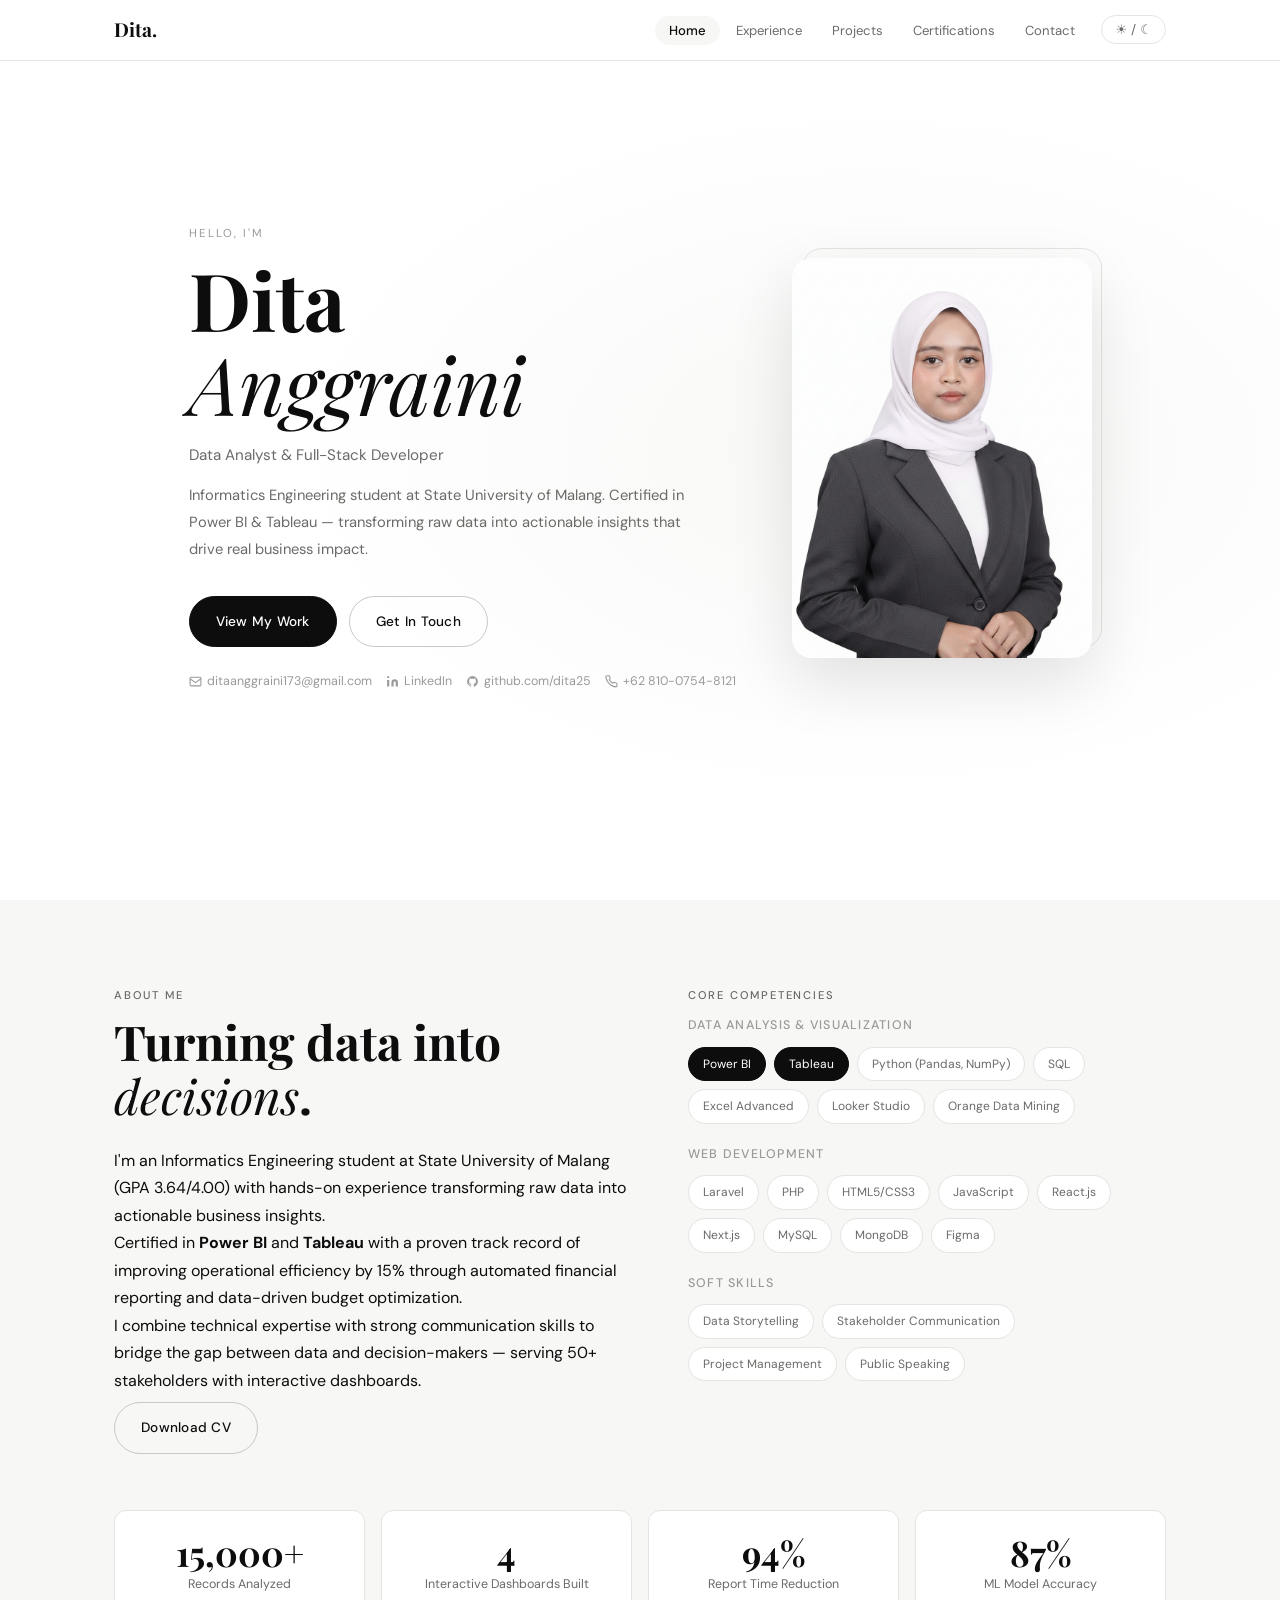
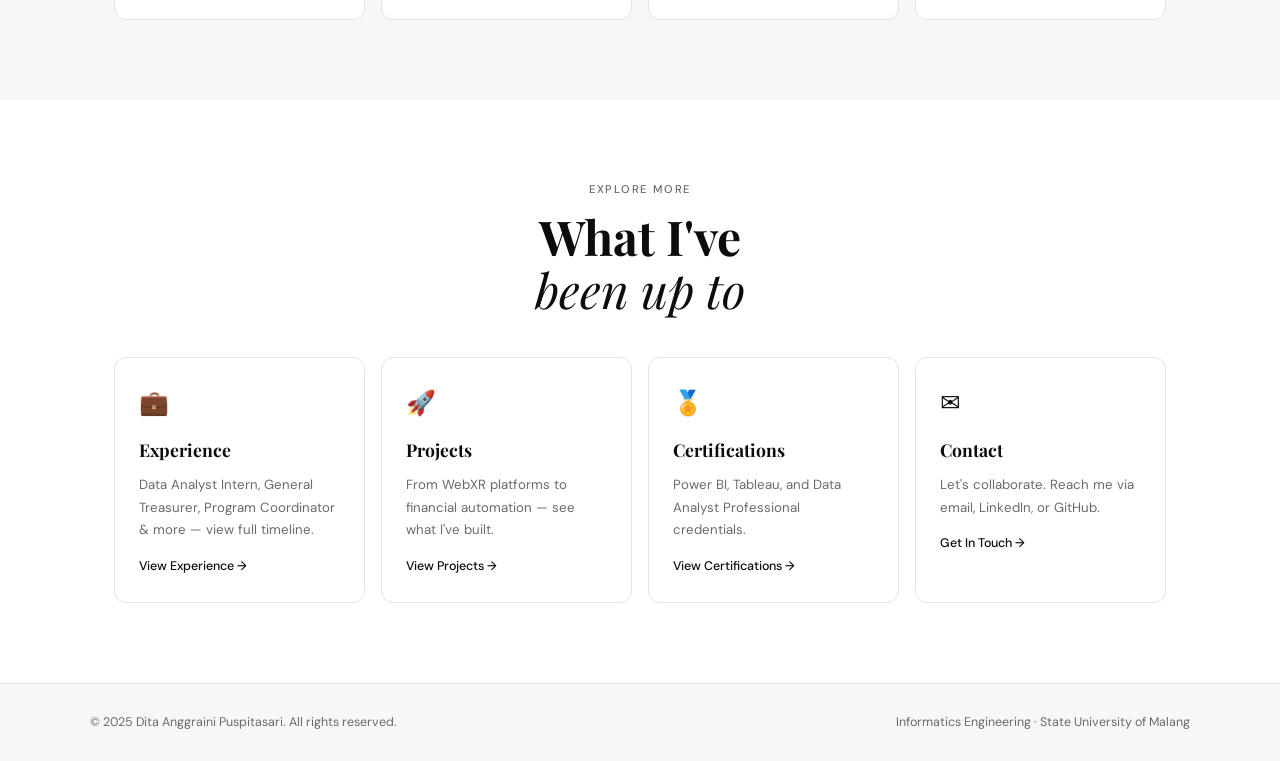
<file: index.html>
<!DOCTYPE html>
<html lang="en">
<head>
  <meta charset="UTF-8"/>
  <meta name="viewport" content="width=device-width,initial-scale=1.0"/>
  <meta name="description" content="Dita Anggraini Puspitasari — Data Analyst & Full-Stack Developer portfolio"/>
  <title>Dita Anggraini | Portfolio</title>
  <link rel="preconnect" href="https://fonts.googleapis.com"/>
  <link rel="preconnect" href="https://fonts.gstatic.com" crossorigin/>
  <link href="https://fonts.googleapis.com/css2?family=Playfair+Display:ital,wght@0,700;1,400&family=DM+Sans:wght@300;400;500&display=swap" rel="stylesheet"/>
  <link rel="stylesheet" href="style.css"/>
</head>
<body>

<!-- ── NAVBAR ─────────────────────────────────────────────── -->
<nav id="navbar">
  <div class="nav-inner">
    <a href="index.html" class="nav-logo">Dita.</a>
    <ul class="nav-pages">
      <li><a href="index.html" data-page="home">Home</a></li>
      <li><a href="experience.html" data-page="experience">Experience</a></li>
      <li><a href="projects.html" data-page="projects">Projects</a></li>
      <li><a href="certifications.html" data-page="certifications">Certifications</a></li>
      <li><a href="contact.html" data-page="contact">Contact</a></li>
    </ul>
    <button id="theme-tog" aria-label="Toggle dark mode">☀ / ☾</button>
    <button id="ham" aria-label="Menu" aria-expanded="false">
      <span></span><span></span><span></span>
    </button>
  </div>
</nav>

<!-- ── MOBILE DRAWER ──────────────────────────────────────── -->
<div class="mob-drawer" id="mob-drawer">
  <ul>
    <li><a href="index.html" data-page="home">Home</a></li>
    <li><a href="experience.html" data-page="experience">Experience</a></li>
    <li><a href="projects.html" data-page="projects">Projects</a></li>
    <li><a href="certifications.html" data-page="certifications">Certifications</a></li>
    <li><a href="contact.html" data-page="contact">Contact</a></li>
  </ul>
</div>

<!-- ── PAGE CONTENT ──────────────────────────────────────── -->
<div class="page-wrap">

  <!-- HERO -->
  <section id="hero">
    <div class="wrap">
      <div class="hero-inner">
        <div class="hero-text">
          <p class="hero-eyebrow">Hello, I'm</p>
          <h1 class="hero-name">Dita<br><em>Anggraini</em></h1>
          <p class="hero-role">Data Analyst &amp; Full-Stack Developer</p>
          <p class="hero-tagline">
            Informatics Engineering student at State University of Malang. Certified in Power BI &amp; Tableau —
            transforming raw data into actionable insights that drive real business impact.
          </p>
          <div class="hero-cta">
            <a href="projects.html" class="btn btn-p">View My Work</a>
            <a href="contact.html" class="btn btn-o">Get In Touch</a>
          </div>
          <div class="hero-contacts">
            <!-- ✏️ Update your email / LinkedIn / GitHub -->
            <a href="mailto:ditaanggraini173@gmail.com">
              <svg viewBox="0 0 24 24" fill="none" stroke="currentColor" stroke-width="2" width="13" height="13"><rect x="2" y="4" width="20" height="16" rx="2"/><path d="m2 7 10 7 10-7"/></svg>
              ditaanggraini173@gmail.com
            </a>
            <a href="https://linkedin.com/in/dita-anggraini-5b5807343" target="_blank" rel="noopener">
              <svg viewBox="0 0 24 24" fill="currentColor" width="13" height="13"><path d="M16 8a6 6 0 0 1 6 6v7h-4v-7a2 2 0 0 0-2-2 2 2 0 0 0-2 2v7h-4v-7a6 6 0 0 1 6-6zM2 9h4v12H2z"/><circle cx="4" cy="4" r="2"/></svg>
              LinkedIn
            </a>
            <a href="https://github.com/dita25" target="_blank" rel="noopener">
              <svg viewBox="0 0 24 24" fill="currentColor" width="13" height="13"><path d="M12 2A10 10 0 0 0 2 12c0 4.42 2.87 8.17 6.84 9.5.5.08.66-.23.66-.5v-1.69c-2.77.6-3.36-1.34-3.36-1.34-.46-1.16-1.11-1.47-1.11-1.47-.91-.62.07-.6.07-.6 1 .07 1.53 1.03 1.53 1.03.87 1.52 2.34 1.07 2.91.83.09-.65.35-1.09.63-1.34-2.22-.25-4.55-1.11-4.55-4.92 0-1.11.38-2 1.03-2.71-.1-.25-.45-1.29.1-2.64 0 0 .84-.27 2.75 1.02.79-.22 1.65-.33 2.5-.33.85 0 1.71.11 2.5.33 1.91-1.29 2.75-1.02 2.75-1.02.55 1.35.2 2.39.1 2.64.65.71 1.03 1.6 1.03 2.71 0 3.82-2.34 4.66-4.57 4.91.36.31.69.92.69 1.85V21c0 .27.16.59.67.5C19.14 20.16 22 16.42 22 12A10 10 0 0 0 12 2z"/></svg>
              github.com/dita25
            </a>
            <a href="tel:+6281007548121">
              <svg viewBox="0 0 24 24" fill="none" stroke="currentColor" stroke-width="2" width="13" height="13"><path d="M22 16.92v3a2 2 0 0 1-2.18 2 19.79 19.79 0 0 1-8.63-3.07A19.5 19.5 0 0 1 4.69 12 19.79 19.79 0 0 1 1.61 3.5 2 2 0 0 1 3.6 1.32h3a2 2 0 0 1 2 1.72 12.84 12.84 0 0 0 .7 2.81 2 2 0 0 1-.45 2.11L7.91 8.85a16 16 0 0 0 6.29 6.29l.95-.95a2 2 0 0 1 2.11-.45 12.84 12.84 0 0 0 2.81.7A2 2 0 0 1 22 16.92z"/></svg>
              +62 810-0754-8121
            </a>
          </div>
        </div>
        <div class="hero-photo-wrap">
          <div class="hero-photo-frame">
            <!-- ✏️ Your photo is in assets/profile.png -->
            <img src="assets/profile.png" alt="Dita Anggraini Puspitasari" class="hero-photo"
                 onerror="this.parentElement.style.background='var(--bg2)'"/>
          </div>
          <div class="hero-photo-accent"></div>
        </div>
      </div>
    </div>
  </section>

  <!-- ABOUT -->
  <section class="section section-alt">
    <div class="wrap">
      <div class="about-grid">
        <div class="fu">
          <span class="tag">About Me</span>
          <h2 class="sh">Turning data into<br><em>decisions</em>.</h2>
          <p>I'm an Informatics Engineering student at State University of Malang (GPA 3.64/4.00) with hands-on experience transforming raw data into actionable business insights.</p>
          <p>Certified in <strong>Power BI</strong> and <strong>Tableau</strong> with a proven track record of improving operational efficiency by 15% through automated financial reporting and data-driven budget optimization.</p>
          <p>I combine technical expertise with strong communication skills to bridge the gap between data and decision-makers — serving 50+ stakeholders with interactive dashboards.</p>
          <!-- ✏️ Replace with your actual CV file path -->
          <a href="assets/cv-dita.pdf" class="btn btn-o" style="margin-top:8px" download>Download CV</a>
        </div>
        <div class="fu" style="transition-delay:.12s">
          <span class="tag">Core Competencies</span>
          <div style="margin-bottom:20px">
            <p style="font-size:.78rem;color:var(--faint);margin-bottom:10px;font-weight:500;text-transform:uppercase;letter-spacing:.1em">Data Analysis & Visualization</p>
            <div class="chips">
              <span class="chip hi">Power BI</span><span class="chip hi">Tableau</span>
              <span class="chip">Python (Pandas, NumPy)</span><span class="chip">SQL</span>
              <span class="chip">Excel Advanced</span><span class="chip">Looker Studio</span>
              <span class="chip">Orange Data Mining</span>
            </div>
          </div>
          <div style="margin-bottom:20px">
            <p style="font-size:.78rem;color:var(--faint);margin-bottom:10px;font-weight:500;text-transform:uppercase;letter-spacing:.1em">Web Development</p>
            <div class="chips">
              <span class="chip">Laravel</span><span class="chip">PHP</span>
              <span class="chip">HTML5/CSS3</span><span class="chip">JavaScript</span>
              <span class="chip">React.js</span><span class="chip">Next.js</span>
              <span class="chip">MySQL</span><span class="chip">MongoDB</span>
              <span class="chip">Figma</span>
            </div>
          </div>
          <div>
            <p style="font-size:.78rem;color:var(--faint);margin-bottom:10px;font-weight:500;text-transform:uppercase;letter-spacing:.1em">Soft Skills</p>
            <div class="chips">
              <span class="chip">Data Storytelling</span><span class="chip">Stakeholder Communication</span>
              <span class="chip">Project Management</span><span class="chip">Public Speaking</span>
            </div>
          </div>
        </div>
      </div>

      <!-- Stats row -->
      <div style="display:grid;grid-template-columns:repeat(auto-fit,minmax(160px,1fr));gap:16px;margin-top:56px">
        <div class="card fu" style="text-align:center;transition-delay:.0s">
          <p style="font-family:var(--display);font-size:2.2rem;font-weight:700;line-height:1">15,000+</p>
          <p style="font-size:.78rem;color:var(--muted);margin-top:4px">Records Analyzed</p>
        </div>
        <div class="card fu" style="text-align:center;transition-delay:.08s">
          <p style="font-family:var(--display);font-size:2.2rem;font-weight:700;line-height:1">4</p>
          <p style="font-size:.78rem;color:var(--muted);margin-top:4px">Interactive Dashboards Built</p>
        </div>
        <div class="card fu" style="text-align:center;transition-delay:.16s">
          <p style="font-family:var(--display);font-size:2.2rem;font-weight:700;line-height:1">94%</p>
          <p style="font-size:.78rem;color:var(--muted);margin-top:4px">Report Time Reduction</p>
        </div>
        <div class="card fu" style="text-align:center;transition-delay:.24s">
          <p style="font-family:var(--display);font-size:2.2rem;font-weight:700;line-height:1">87%</p>
          <p style="font-size:.78rem;color:var(--muted);margin-top:4px">ML Model Accuracy</p>
        </div>
      </div>
    </div>
  </section>

  <!-- QUICK LINKS -->
  <section class="section">
    <div class="wrap">
      <span class="tag center">Explore More</span>
      <h2 class="sh center">What I've<br><em>been up to</em></h2>
      <div style="display:grid;grid-template-columns:repeat(auto-fit,minmax(220px,1fr));gap:16px;margin-top:40px">
        <a href="experience.html" class="card fu" style="transition-delay:.0s;display:block">
          <div style="font-size:1.5rem;margin-bottom:12px">💼</div>
          <h3 style="font-family:var(--display);font-size:1.1rem;font-weight:700;margin-bottom:8px">Experience</h3>
          <p style="font-size:.83rem;color:var(--muted)">Data Analyst Intern, General Treasurer, Program Coordinator & more — view full timeline.</p>
          <p style="margin-top:14px;font-size:.78rem;font-weight:500">View Experience →</p>
        </a>
        <a href="projects.html" class="card fu" style="transition-delay:.08s;display:block">
          <div style="font-size:1.5rem;margin-bottom:12px">🚀</div>
          <h3 style="font-family:var(--display);font-size:1.1rem;font-weight:700;margin-bottom:8px">Projects</h3>
          <p style="font-size:.83rem;color:var(--muted)">From WebXR platforms to financial automation — see what I've built.</p>
          <p style="margin-top:14px;font-size:.78rem;font-weight:500">View Projects →</p>
        </a>
        <a href="certifications.html" class="card fu" style="transition-delay:.16s;display:block">
          <div style="font-size:1.5rem;margin-bottom:12px">🏅</div>
          <h3 style="font-family:var(--display);font-size:1.1rem;font-weight:700;margin-bottom:8px">Certifications</h3>
          <p style="font-size:.83rem;color:var(--muted)">Power BI, Tableau, and Data Analyst Professional credentials.</p>
          <p style="margin-top:14px;font-size:.78rem;font-weight:500">View Certifications →</p>
        </a>
        <a href="contact.html" class="card fu" style="transition-delay:.24s;display:block">
          <div style="font-size:1.5rem;margin-bottom:12px">✉️</div>
          <h3 style="font-family:var(--display);font-size:1.1rem;font-weight:700;margin-bottom:8px">Contact</h3>
          <p style="font-size:.83rem;color:var(--muted)">Let's collaborate. Reach me via email, LinkedIn, or GitHub.</p>
          <p style="margin-top:14px;font-size:.78rem;font-weight:500">Get In Touch →</p>
        </a>
      </div>
    </div>
  </section>

</div><!-- /page-wrap -->

<!-- FOOTER -->
<footer>
  <div class="footer-inner">
    <p>© 2025 Dita Anggraini Puspitasari. All rights reserved.</p>
    <p>Informatics Engineering · State University of Malang</p>
  </div>
</footer>

<div id="toast"></div>

<div id="admin-bar" onclick="promptAdminLogin()" title="Klik untuk keluar admin mode">
  <div class="admin-dot"></div>
  Admin Mode Aktif — Klik untuk keluar
</div>

<script src="shared.js"></script>
<script>
  document.addEventListener('DOMContentLoaded', () => {
    initNav('home');
    initFadeUp();
  });
</script>
</body>
</html>
</file>
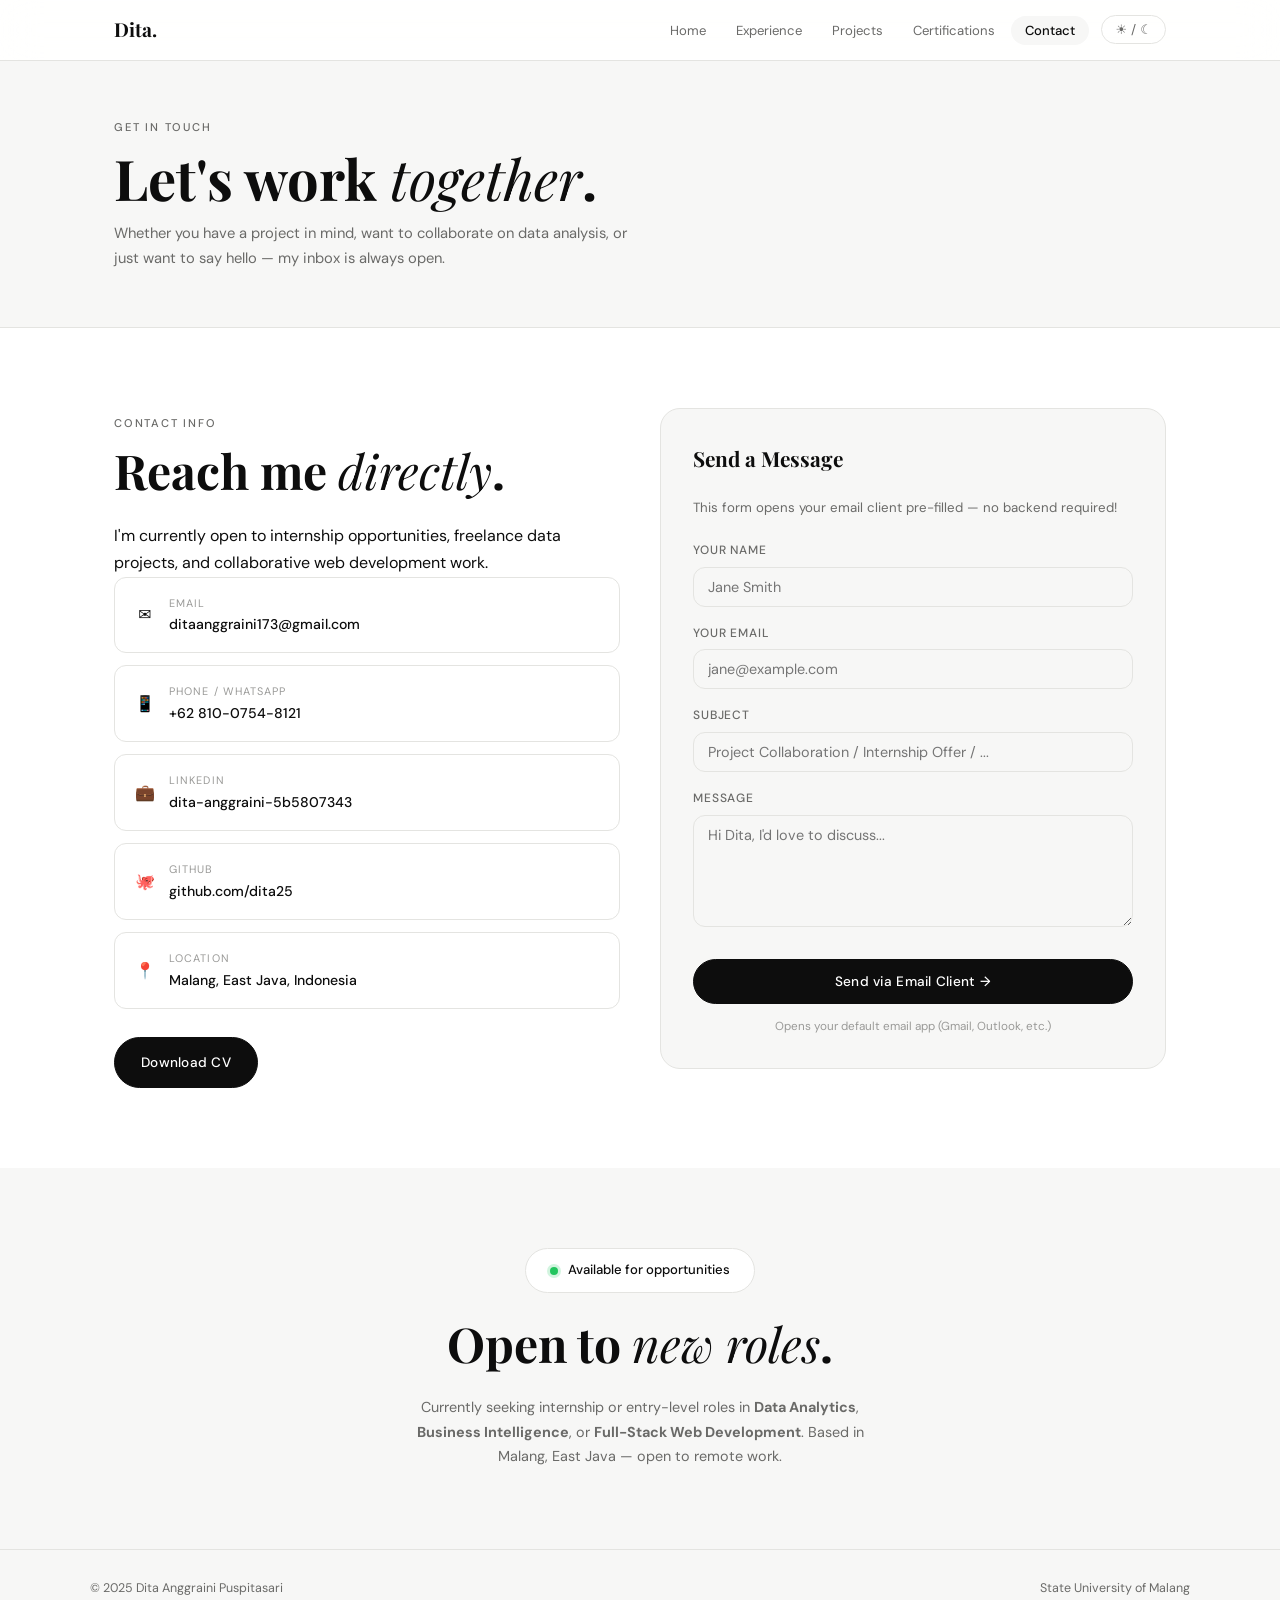
<file: contact.html>
<!DOCTYPE html>
<html lang="en">
<head>
  <meta charset="UTF-8"/>
  <meta name="viewport" content="width=device-width,initial-scale=1.0"/>
  <title>Contact — Dita Anggraini</title>
  <link rel="preconnect" href="https://fonts.googleapis.com"/>
  <link rel="preconnect" href="https://fonts.gstatic.com" crossorigin/>
  <link href="https://fonts.googleapis.com/css2?family=Playfair+Display:ital,wght@0,700;1,400&family=DM+Sans:wght@300;400;500&display=swap" rel="stylesheet"/>
  <link rel="stylesheet" href="../style.css"/>
</head>
<body>

<nav id="navbar">
  <div class="nav-inner">
    <a href="../index.html" class="nav-logo">Dita.</a>
    <ul class="nav-pages">
      <li><a href="../index.html" data-page="home">Home</a></li>
      <li><a href="experience.html" data-page="experience">Experience</a></li>
      <li><a href="projects.html" data-page="projects">Projects</a></li>
      <li><a href="certifications.html" data-page="certifications">Certifications</a></li>
      <li><a href="contact.html" data-page="contact">Contact</a></li>
    </ul>
    <button id="theme-tog" aria-label="Toggle dark mode">☀ / ☾</button>
    <button id="ham" aria-label="Menu" aria-expanded="false"><span></span><span></span><span></span></button>
  </div>
</nav>
<div class="mob-drawer" id="mob-drawer">
  <ul>
    <li><a href="../index.html" data-page="home">Home</a></li>
    <li><a href="experience.html" data-page="experience">Experience</a></li>
    <li><a href="projects.html" data-page="projects">Projects</a></li>
    <li><a href="certifications.html" data-page="certifications">Certifications</a></li>
    <li><a href="contact.html" data-page="contact">Contact</a></li>
  </ul>
</div>

<div class="page-wrap">

  <div class="page-hero">
    <div class="wrap">
      <span class="tag">Get In Touch</span>
      <h1>Let's work <em>together</em>.</h1>
      <p>Whether you have a project in mind, want to collaborate on data analysis, or just want to say hello — my inbox is always open.</p>
    </div>
  </div>

  <section class="section">
    <div class="wrap">
      <div class="contact-grid">

        <!-- Contact info -->
        <div class="fu">
          <span class="tag">Contact Info</span>
          <h2 class="sh">Reach me <em>directly</em>.</h2>
          <p class="contact-info">I'm currently open to internship opportunities, freelance data projects, and collaborative web development work.</p>

          <div class="contact-items">
            <!-- ✏️ Update all contact links below -->
            <a href="mailto:ditaanggraini173@gmail.com" class="contact-item">
              <span class="contact-icon">✉</span>
              <div>
                <p class="contact-label">Email</p>
                <p class="contact-val">ditaanggraini173@gmail.com</p>
              </div>
            </a>
            <a href="tel:+6281007548121" class="contact-item">
              <span class="contact-icon">📱</span>
              <div>
                <p class="contact-label">Phone / WhatsApp</p>
                <p class="contact-val">+62 810-0754-8121</p>
              </div>
            </a>
            <a href="https://linkedin.com/in/dita-anggraini-5b5807343" target="_blank" rel="noopener" class="contact-item">
              <span class="contact-icon">💼</span>
              <div>
                <p class="contact-label">LinkedIn</p>
                <p class="contact-val">dita-anggraini-5b5807343</p>
              </div>
            </a>
            <a href="https://github.com/dita25" target="_blank" rel="noopener" class="contact-item">
              <span class="contact-icon">🐙</span>
              <div>
                <p class="contact-label">GitHub</p>
                <p class="contact-val">github.com/dita25</p>
              </div>
            </a>
            <div class="contact-item">
              <span class="contact-icon">📍</span>
              <div>
                <p class="contact-label">Location</p>
                <p class="contact-val">Malang, East Java, Indonesia</p>
              </div>
            </div>
          </div>

          <!-- Download CV -->
          <div style="margin-top:28px">
            <!-- ✏️ Replace with actual CV path -->
            <a href="../assets/cv-dita.pdf" class="btn btn-p" download>Download CV</a>
          </div>
        </div>

        <!-- Contact form (mailto-based, no backend needed) -->
        <div class="fu contact-form-card" style="transition-delay:.12s">
          <h3>Send a Message</h3>
          <p style="font-size:.83rem;color:var(--muted);margin-bottom:20px">
            This form opens your email client pre-filled — no backend required!
          </p>
          <div class="form-group">
            <label>Your Name</label>
            <input type="text" id="cf-name" placeholder="Jane Smith"/>
          </div>
          <div class="form-group">
            <label>Your Email</label>
            <input type="email" id="cf-email" placeholder="jane@example.com"/>
          </div>
          <div class="form-group">
            <label>Subject</label>
            <input type="text" id="cf-subject" placeholder="Project Collaboration / Internship Offer / ..."/>
          </div>
          <div class="form-group">
            <label>Message</label>
            <textarea id="cf-msg" rows="5" placeholder="Hi Dita, I'd love to discuss..."></textarea>
          </div>
          <button class="btn btn-p" style="width:100%;justify-content:center;margin-top:8px" onclick="sendEmail()">
            Send via Email Client →
          </button>
          <p style="font-size:.73rem;color:var(--faint);text-align:center;margin-top:12px">
            Opens your default email app (Gmail, Outlook, etc.)
          </p>
        </div>

      </div>
    </div>
  </section>

  <!-- Availability banner -->
  <section class="section section-alt">
    <div class="wrap" style="text-align:center">
      <div style="display:inline-flex;align-items:center;gap:10px;background:var(--bg);border:1px solid var(--bdr);border-radius:var(--pill);padding:10px 24px;margin-bottom:24px">
        <span style="width:8px;height:8px;background:#22c55e;border-radius:50%;display:inline-block;box-shadow:0 0 0 3px rgba(34,197,94,.2)"></span>
        <span style="font-size:.82rem;font-weight:500">Available for opportunities</span>
      </div>
      <h2 class="sh center">Open to <em>new roles</em>.</h2>
      <p style="color:var(--muted);max-width:50ch;margin:0 auto;font-size:.9rem">
        Currently seeking internship or entry-level roles in <strong>Data Analytics</strong>, <strong>Business Intelligence</strong>,
        or <strong>Full-Stack Web Development</strong>. Based in Malang, East Java — open to remote work.
      </p>
    </div>
  </section>

</div>

<footer>
  <div class="footer-inner">
    <p>© 2025 Dita Anggraini Puspitasari</p>
    <p>State University of Malang</p>
  </div>
</footer>

<div id="toast"></div>

<div id="admin-bar" onclick="promptAdminLogin()" title="Klik untuk keluar admin mode">
  <div class="admin-dot"></div>
  Admin Mode Aktif — Klik untuk keluar
</div>

<script src="../shared.js"></script>
<script>
function sendEmail() {
  const name    = document.getElementById('cf-name').value.trim();
  const email   = document.getElementById('cf-email').value.trim();
  const subject = document.getElementById('cf-subject').value.trim();
  const msg     = document.getElementById('cf-msg').value.trim();

  if (!msg) { showToast('⚠ Please write a message.'); return; }

  const to  = 'ditaanggraini173@gmail.com';
  const sub = encodeURIComponent(subject || 'Portfolio Enquiry');
  const body = encodeURIComponent(
    `Hi Dita,\n\n${msg}\n\n---\nFrom: ${name || 'Visitor'}${email ? '\nEmail: ' + email : ''}`
  );
  window.location.href = `mailto:${to}?subject=${sub}&body=${body}`;
  showToast('Opening your email client...');
}

document.addEventListener('DOMContentLoaded', () => {
  initNav('contact');
  initFadeUp();
});
</script>
</body>
</html>
</file>
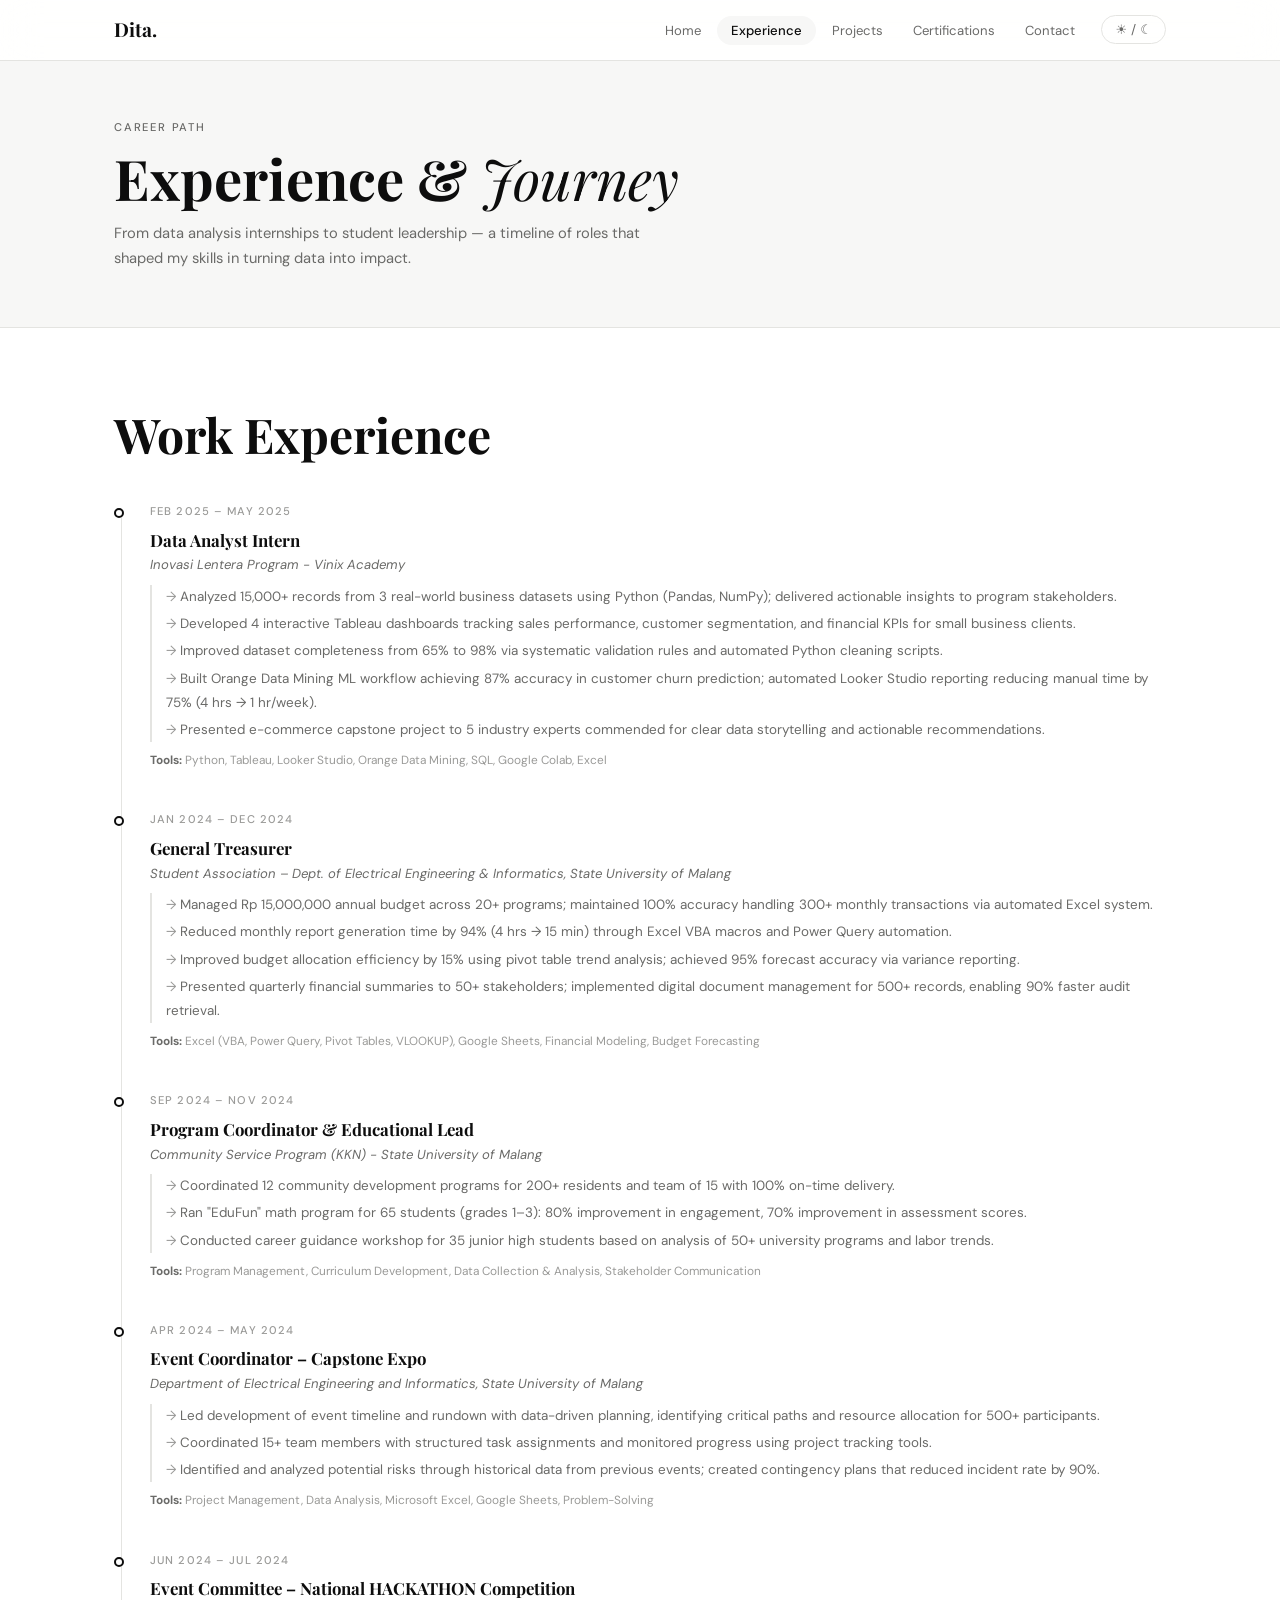
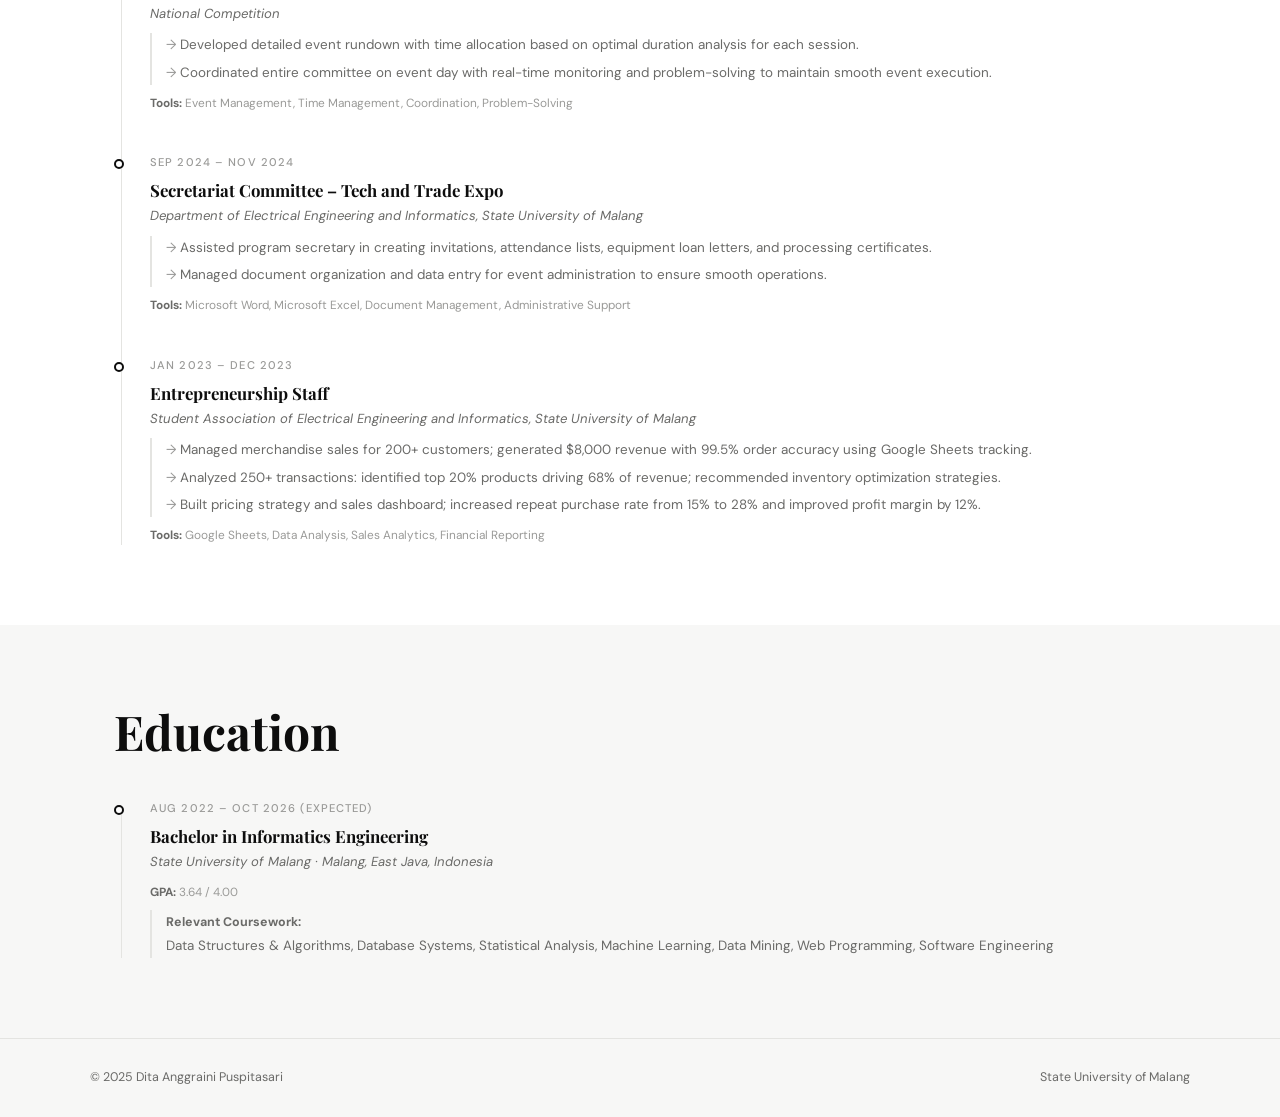
<file: experience.html>
<!DOCTYPE html>
<html lang="en">
<head>
  <meta charset="UTF-8"/>
  <meta name="viewport" content="width=device-width,initial-scale=1.0"/>
  <title>Experience — Dita Anggraini</title>
  <link rel="preconnect" href="https://fonts.googleapis.com"/>
  <link rel="preconnect" href="https://fonts.gstatic.com" crossorigin/>
  <link href="https://fonts.googleapis.com/css2?family=Playfair+Display:ital,wght@0,700;1,400&family=DM+Sans:wght@300;400;500&display=swap" rel="stylesheet"/>
  <link rel="stylesheet" href="../style.css"/>
</head>
<body>

<nav id="navbar">
  <div class="nav-inner">
    <a href="../index.html" class="nav-logo">Dita.</a>
    <ul class="nav-pages">
      <li><a href="../index.html" data-page="home">Home</a></li>
      <li><a href="experience.html" data-page="experience">Experience</a></li>
      <li><a href="projects.html" data-page="projects">Projects</a></li>
      <li><a href="certifications.html" data-page="certifications">Certifications</a></li>
      <li><a href="contact.html" data-page="contact">Contact</a></li>
    </ul>
    <button id="theme-tog" aria-label="Toggle dark mode">☀ / ☾</button>
    <button id="ham" aria-label="Menu" aria-expanded="false"><span></span><span></span><span></span></button>
  </div>
</nav>
<div class="mob-drawer" id="mob-drawer">
  <ul>
    <li><a href="../index.html" data-page="home">Home</a></li>
    <li><a href="experience.html" data-page="experience">Experience</a></li>
    <li><a href="projects.html" data-page="projects">Projects</a></li>
    <li><a href="certifications.html" data-page="certifications">Certifications</a></li>
    <li><a href="contact.html" data-page="contact">Contact</a></li>
  </ul>
</div>

<div class="page-wrap">

  <div class="page-hero">
    <div class="wrap">
      <span class="tag">Career Path</span>
      <h1>Experience &amp; <em>Journey</em></h1>
      <p>From data analysis internships to student leadership — a timeline of roles that shaped my skills in turning data into impact.</p>
    </div>
  </div>

  <section class="section">
    <div class="wrap">
      <div class="section-ctrl">
        <div>
          <h2 class="sh" style="margin-bottom:0">Work Experience</h2>
        </div>
        <!-- ── ADD BUTTON (admin only) ──────────────────────── -->
        <button class="btn btn-p btn-sm admin-only" data-saved-display="inline-flex" onclick="openModal('modal-exp')">+ Add Experience</button>
      </div>
      <div class="timeline" id="exp-list">
        <!-- Rendered by JS -->
      </div>
    </div>
  </section>

  <section class="section section-alt">
    <div class="wrap">
      <div class="section-ctrl">
        <h2 class="sh" style="margin-bottom:0">Education</h2>
        <button class="btn btn-p btn-sm admin-only" data-saved-display="inline-flex" onclick="openModal('modal-edu')">+ Add Education</button>
      </div>
      <div class="timeline" id="edu-list"></div>
    </div>
  </section>

</div>

<footer>
  <div class="footer-inner">
    <p>© 2025 Dita Anggraini Puspitasari</p>
    <p>State University of Malang</p>
  </div>
</footer>

<!-- ── ADD / EDIT EXPERIENCE MODAL ──────────────────────────── -->
<div class="modal-backdrop admin-only" id="modal-exp">
  <div class="modal" role="dialog" aria-modal="true" aria-labelledby="modal-exp-title">
    <div class="modal-header">
      <h3 class="modal-title" id="modal-exp-title">Add Experience</h3>
      <button class="modal-close" onclick="closeModal('modal-exp')" aria-label="Close">✕</button>
    </div>
    <input type="hidden" id="exp-edit-id"/>
    <div class="form-group">
      <label>Job Title *</label>
      <input type="text" id="exp-title" placeholder="e.g. Data Analyst Intern"/>
    </div>
    <div class="form-group">
      <label>Organisation / Company *</label>
      <input type="text" id="exp-org" placeholder="e.g. Vinix Academy"/>
    </div>
    <div class="form-row">
      <div class="form-group">
        <label>Start Date</label>
        <input type="text" id="exp-start" placeholder="e.g. Feb 2025"/>
      </div>
      <div class="form-group">
        <label>End Date</label>
        <input type="text" id="exp-end" placeholder="e.g. May 2025 or Present"/>
      </div>
    </div>
    <div class="form-group">
      <label>Bullet Points (one per line)</label>
      <textarea id="exp-bullets" rows="5" placeholder="Analyzed 15,000+ records using Python&#10;Built 4 Tableau dashboards&#10;..."></textarea>
    </div>
    <div class="form-group">
      <label>Tools Used</label>
      <input type="text" id="exp-tools" placeholder="Python, Tableau, SQL, Excel"/>
    </div>
    <div class="modal-footer">
      <button class="btn btn-o btn-sm" onclick="closeModal('modal-exp')">Cancel</button>
      <button class="btn btn-p btn-sm" onclick="saveExp()">Save</button>
    </div>
  </div>
</div>

<!-- ── ADD / EDIT EDUCATION MODAL ───────────────────────────── -->
<div class="modal-backdrop admin-only" id="modal-edu">
  <div class="modal" role="dialog" aria-modal="true" aria-labelledby="modal-edu-title">
    <div class="modal-header">
      <h3 class="modal-title" id="modal-edu-title">Add Education</h3>
      <button class="modal-close" onclick="closeModal('modal-edu')" aria-label="Close">✕</button>
    </div>
    <input type="hidden" id="edu-edit-id"/>
    <div class="form-group">
      <label>Degree / Programme *</label>
      <input type="text" id="edu-degree" placeholder="e.g. Bachelor in Informatics Engineering"/>
    </div>
    <div class="form-group">
      <label>Institution *</label>
      <input type="text" id="edu-inst" placeholder="e.g. State University of Malang"/>
    </div>
    <div class="form-row">
      <div class="form-group">
        <label>Start Year</label>
        <input type="text" id="edu-start" placeholder="2022"/>
      </div>
      <div class="form-group">
        <label>End Year</label>
        <input type="text" id="edu-end" placeholder="2026 (Expected)"/>
      </div>
    </div>
    <div class="form-row">
      <div class="form-group">
        <label>GPA</label>
        <input type="text" id="edu-gpa" placeholder="3.64 / 4.00"/>
      </div>
      <div class="form-group">
        <label>Location</label>
        <input type="text" id="edu-loc" placeholder="Malang, East Java"/>
      </div>
    </div>
    <div class="form-group">
      <label>Relevant Coursework (comma-separated)</label>
      <input type="text" id="edu-courses" placeholder="Data Structures, Machine Learning, Database Systems"/>
    </div>
    <div class="modal-footer">
      <button class="btn btn-o btn-sm" onclick="closeModal('modal-edu')">Cancel</button>
      <button class="btn btn-p btn-sm" onclick="saveEdu()">Save</button>
    </div>
  </div>
</div>

<div id="toast"></div>

<!-- Admin mode indicator bar (hanya muncul saat admin login) -->
<div id="admin-bar" onclick="promptAdminLogin()" title="Klik untuk keluar admin mode">
  <div class="admin-dot"></div>
  Admin Mode Aktif — Klik untuk keluar
</div>

<script src="../shared.js"></script>
<script>
/* ── DEFAULT DATA (from CV) ─────────────────────────────────── */
const DEFAULT_EXP = [
  {
    id:'e1', title:'Data Analyst Intern',
    org:'Inovasi Lentera Program - Vinix Academy',
    start:'Feb 2025', end:'May 2025',
    bullets:[
      'Analyzed 15,000+ records from 3 real-world business datasets using Python (Pandas, NumPy); delivered actionable insights to program stakeholders.',
      'Developed 4 interactive Tableau dashboards tracking sales performance, customer segmentation, and financial KPIs for small business clients.',
      'Improved dataset completeness from 65% to 98% via systematic validation rules and automated Python cleaning scripts.',
      'Built Orange Data Mining ML workflow achieving 87% accuracy in customer churn prediction; automated Looker Studio reporting reducing manual time by 75% (4 hrs → 1 hr/week).',
      'Presented e-commerce capstone project to 5 industry experts commended for clear data storytelling and actionable recommendations.'
    ],
    tools:'Python, Tableau, Looker Studio, Orange Data Mining, SQL, Google Colab, Excel'
  },
  {
    id:'e2', title:'General Treasurer',
    org:'Student Association – Dept. of Electrical Engineering & Informatics, State University of Malang',
    start:'Jan 2024', end:'Dec 2024',
    bullets:[
      'Managed Rp 15,000,000 annual budget across 20+ programs; maintained 100% accuracy handling 300+ monthly transactions via automated Excel system.',
      'Reduced monthly report generation time by 94% (4 hrs → 15 min) through Excel VBA macros and Power Query automation.',
      'Improved budget allocation efficiency by 15% using pivot table trend analysis; achieved 95% forecast accuracy via variance reporting.',
      'Presented quarterly financial summaries to 50+ stakeholders; implemented digital document management for 500+ records, enabling 90% faster audit retrieval.'
    ],
    tools:'Excel (VBA, Power Query, Pivot Tables, VLOOKUP), Google Sheets, Financial Modeling, Budget Forecasting'
  },
  {
    id:'e3', title:'Program Coordinator & Educational Lead',
    org:'Community Service Program (KKN) - State University of Malang',
    start:'Sep 2024', end:'Nov 2024',
    bullets:[
      'Coordinated 12 community development programs for 200+ residents and team of 15 with 100% on-time delivery.',
      'Ran "EduFun" math program for 65 students (grades 1–3): 80% improvement in engagement, 70% improvement in assessment scores.',
      'Conducted career guidance workshop for 35 junior high students based on analysis of 50+ university programs and labor trends.'
    ],
    tools:'Program Management, Curriculum Development, Data Collection & Analysis, Stakeholder Communication'
  },
  {
    id:'e4', title:'Event Coordinator – Capstone Expo',
    org:'Department of Electrical Engineering and Informatics, State University of Malang',
    start:'Apr 2024', end:'May 2024',
    bullets:[
      'Led development of event timeline and rundown with data-driven planning, identifying critical paths and resource allocation for 500+ participants.',
      'Coordinated 15+ team members with structured task assignments and monitored progress using project tracking tools.',
      'Identified and analyzed potential risks through historical data from previous events; created contingency plans that reduced incident rate by 90%.'
    ],
    tools:'Project Management, Data Analysis, Microsoft Excel, Google Sheets, Problem-Solving'
  },
  {
    id:'e5', title:'Event Committee – National HACKATHON Competition',
    org:'National Competition',
    start:'Jun 2024', end:'Jul 2024',
    bullets:[
      'Developed detailed event rundown with time allocation based on optimal duration analysis for each session.',
      'Coordinated entire committee on event day with real-time monitoring and problem-solving to maintain smooth event execution.'
    ],
    tools:'Event Management, Time Management, Coordination, Problem-Solving'
  },
  {
    id:'e6', title:'Secretariat Committee – Tech and Trade Expo',
    org:'Department of Electrical Engineering and Informatics, State University of Malang',
    start:'Sep 2024', end:'Nov 2024',
    bullets:[
      'Assisted program secretary in creating invitations, attendance lists, equipment loan letters, and processing certificates.',
      'Managed document organization and data entry for event administration to ensure smooth operations.'
    ],
    tools:'Microsoft Word, Microsoft Excel, Document Management, Administrative Support'
  },
  {
    id:'e7', title:'Entrepreneurship Staff',
    org:'Student Association of Electrical Engineering and Informatics, State University of Malang',
    start:'Jan 2023', end:'Dec 2023',
    bullets:[
      'Managed merchandise sales for 200+ customers; generated $8,000 revenue with 99.5% order accuracy using Google Sheets tracking.',
      'Analyzed 250+ transactions: identified top 20% products driving 68% of revenue; recommended inventory optimization strategies.',
      'Built pricing strategy and sales dashboard; increased repeat purchase rate from 15% to 28% and improved profit margin by 12%.'
    ],
    tools:'Google Sheets, Data Analysis, Sales Analytics, Financial Reporting'
  }
];

const DEFAULT_EDU = [
  {
    id:'d1', degree:'Bachelor in Informatics Engineering',
    inst:'State University of Malang',
    start:'Aug 2022', end:'Oct 2026 (Expected)',
    loc:'Malang, East Java, Indonesia',
    gpa:'3.64 / 4.00',
    courses:'Data Structures & Algorithms, Database Systems, Statistical Analysis, Machine Learning, Data Mining, Web Programming, Software Engineering'
  }
];

const EXP_KEY = 'dita-experience';
const EDU_KEY = 'dita-education';

function loadExp() {
  const raw = Store.get(EXP_KEY, null);
  return raw === null ? DEFAULT_EXP : raw;
}
function loadEdu() {
  const raw = Store.get(EDU_KEY, null);
  return raw === null ? DEFAULT_EDU : raw;
}

/* ── RENDER ─────────────────────────────────────────────────── */
function renderExp() {
  const list = document.getElementById('exp-list');
  const data = loadExp();
  if (!data.length) {
    list.innerHTML = `<div class="empty"><p>No experience added yet. Click "+ Add Experience" to get started.</p></div>`;
    return;
  }
  list.innerHTML = data.map(e => `
    <div class="tl-item fu" id="exp-${e.id}">
      <div class="tl-dot"></div>
      <p class="tl-date">${e.start}${e.end ? ' – ' + e.end : ''}</p>
      <h3 class="tl-title">${e.title}</h3>
      <p class="tl-org">${e.org}</p>
      <div class="tl-desc">
        <ul>${e.bullets.map(b => `<li>${b}</li>`).join('')}</ul>
      </div>
      ${e.tools ? `<p class="tl-tools"><strong>Tools:</strong> ${e.tools}</p>` : ''}
      <div class="item-actions admin-only" data-saved-display="flex">
        <button onclick="editExp('${e.id}')">✏ Edit</button>
        <button class="del-btn" onclick="deleteExp('${e.id}')">✕ Delete</button>
      </div>
    </div>
  `).join('');
  initFadeUp();
  applyAdminUI();
}

function renderEdu() {
  const list = document.getElementById('edu-list');
  const data = loadEdu();
  if (!data.length) {
    list.innerHTML = `<div class="empty"><p>No education added yet. Click "+ Add Education" to get started.</p></div>`;
    return;
  }
  list.innerHTML = data.map(e => `
    <div class="tl-item fu" id="edu-${e.id}">
      <div class="tl-dot"></div>
      <p class="tl-date">${e.start}${e.end ? ' – ' + e.end : ''}</p>
      <h3 class="tl-title">${e.degree}</h3>
      <p class="tl-org">${e.inst}${e.loc ? ' · ' + e.loc : ''}</p>
      ${e.gpa ? `<p class="tl-tools"><strong>GPA:</strong> ${e.gpa}</p>` : ''}
      ${e.courses ? `<div class="tl-desc" style="margin-top:8px"><strong style="font-size:.78rem;color:var(--muted)">Relevant Coursework:</strong><br>${e.courses}</div>` : ''}
      <div class="item-actions admin-only" data-saved-display="flex">
        <button onclick="editEdu('${e.id}')">✏ Edit</button>
        <button class="del-btn" onclick="deleteEdu('${e.id}')">✕ Delete</button>
      </div>
    </div>
  `).join('');
  initFadeUp();
  applyAdminUI();
}

/* ── SAVE / EDIT / DELETE — Experience ─────────────────────── */
function saveExp() {
  const title   = document.getElementById('exp-title').value.trim();
  const org     = document.getElementById('exp-org').value.trim();
  const start   = document.getElementById('exp-start').value.trim();
  const end     = document.getElementById('exp-end').value.trim();
  const bullets = document.getElementById('exp-bullets').value.trim().split('\n').filter(Boolean);
  const tools   = document.getElementById('exp-tools').value.trim();
  const editId  = document.getElementById('exp-edit-id').value;

  if (!title || !org) { showToast('⚠ Title and Organisation are required.'); return; }

  let data = loadExp();
  if (editId) {
    data = data.map(e => e.id === editId ? { ...e, title, org, start, end, bullets, tools } : e);
    showToast('✓ Experience updated!');
  } else {
    data.unshift({ id: genId(), title, org, start, end, bullets, tools });
    showToast('✓ Experience added!');
  }
  Store.set(EXP_KEY, data);
  closeModal('modal-exp');
  clearExpForm();
  renderExp();
}

function editExp(id) {
  const e = loadExp().find(x => x.id === id);
  if (!e) return;
  document.getElementById('exp-edit-id').value  = id;
  document.getElementById('exp-title').value    = e.title;
  document.getElementById('exp-org').value      = e.org;
  document.getElementById('exp-start').value    = e.start;
  document.getElementById('exp-end').value      = e.end;
  document.getElementById('exp-bullets').value  = e.bullets.join('\n');
  document.getElementById('exp-tools').value    = e.tools;
  document.getElementById('modal-exp-title').textContent = 'Edit Experience';
  openModal('modal-exp');
}

function deleteExp(id) {
  if (!confirm('Delete this experience entry?')) return;
  Store.set(EXP_KEY, loadExp().filter(e => e.id !== id));
  showToast('Deleted.');
  renderExp();
}

function clearExpForm() {
  ['exp-edit-id','exp-title','exp-org','exp-start','exp-end','exp-bullets','exp-tools']
    .forEach(id => document.getElementById(id).value = '');
  document.getElementById('modal-exp-title').textContent = 'Add Experience';
}

/* ── SAVE / EDIT / DELETE — Education ──────────────────────── */
function saveEdu() {
  const degree  = document.getElementById('edu-degree').value.trim();
  const inst    = document.getElementById('edu-inst').value.trim();
  const start   = document.getElementById('edu-start').value.trim();
  const end     = document.getElementById('edu-end').value.trim();
  const gpa     = document.getElementById('edu-gpa').value.trim();
  const loc     = document.getElementById('edu-loc').value.trim();
  const courses = document.getElementById('edu-courses').value.trim();
  const editId  = document.getElementById('edu-edit-id').value;

  if (!degree || !inst) { showToast('⚠ Degree and Institution are required.'); return; }

  let data = loadEdu();
  if (editId) {
    data = data.map(e => e.id === editId ? { ...e, degree, inst, start, end, gpa, loc, courses } : e);
    showToast('✓ Education updated!');
  } else {
    data.unshift({ id: genId(), degree, inst, start, end, gpa, loc, courses });
    showToast('✓ Education added!');
  }
  Store.set(EDU_KEY, data);
  closeModal('modal-edu');
  clearEduForm();
  renderEdu();
}

function editEdu(id) {
  const e = loadEdu().find(x => x.id === id);
  if (!e) return;
  document.getElementById('edu-edit-id').value  = id;
  document.getElementById('edu-degree').value   = e.degree;
  document.getElementById('edu-inst').value     = e.inst;
  document.getElementById('edu-start').value    = e.start;
  document.getElementById('edu-end').value      = e.end;
  document.getElementById('edu-gpa').value      = e.gpa;
  document.getElementById('edu-loc').value      = e.loc;
  document.getElementById('edu-courses').value  = e.courses;
  document.getElementById('modal-edu-title').textContent = 'Edit Education';
  openModal('modal-edu');
}

function deleteEdu(id) {
  if (!confirm('Delete this education entry?')) return;
  Store.set(EDU_KEY, loadEdu().filter(e => e.id !== id));
  showToast('Deleted.');
  renderEdu();
}

function clearEduForm() {
  ['edu-edit-id','edu-degree','edu-inst','edu-start','edu-end','edu-gpa','edu-loc','edu-courses']
    .forEach(id => document.getElementById(id).value = '');
  document.getElementById('modal-edu-title').textContent = 'Add Education';
}

document.addEventListener('DOMContentLoaded', () => {
  initNav('experience');
  renderExp();
  renderEdu();
});
</script>
</body>
</html>
</file>
<file: style.css>
/* ============================================================
   DITA ANGGRAINI PUSPITASARI — Portfolio
   style.css  |  Shared across all pages
   Black & white minimalist  ·  8px grid  ·  Mobile-first
   ============================================================ */

:root {
  --bg:#fff;--bg2:#f7f7f6;--bg3:#efefed;--card:#fff;
  --bdr:#e4e4e1;--bdr2:#c8c8c4;--txt:#0d0d0d;--muted:#6a6a68;
  --faint:#9a9a98;--acc:#0d0d0d;--inv:#fff;
  --shadow-sm:0 2px 8px rgba(0,0,0,.05);
  --shadow-md:0 8px 32px rgba(0,0,0,.08);
  --shadow-lg:0 24px 64px rgba(0,0,0,.11);
  --display:'Playfair Display',Georgia,serif;
  --body:'DM Sans',system-ui,sans-serif;
  --r:12px;--r-lg:20px;--pill:999px;--max:1100px;
  --ease:cubic-bezier(.4,0,.2,1);--dur:.28s;
}
body.dark {
  --bg:#0d0d0d;--bg2:#141413;--bg3:#1c1c1a;--card:#141413;
  --bdr:#252523;--bdr2:#3a3a37;--txt:#f0f0ee;--muted:#888885;
  --faint:#5a5a58;--acc:#f0f0ee;--inv:#0d0d0d;
  --shadow-sm:0 2px 8px rgba(0,0,0,.35);
  --shadow-md:0 8px 32px rgba(0,0,0,.45);
  --shadow-lg:0 24px 64px rgba(0,0,0,.55);
}

*,*::before,*::after{box-sizing:border-box;margin:0;padding:0}
html{scroll-behavior:smooth;-webkit-font-smoothing:antialiased}
body{font-family:var(--body);background:var(--bg);color:var(--txt);line-height:1.72;transition:background var(--dur) var(--ease),color var(--dur) var(--ease);overflow-x:hidden}
img{display:block;max-width:100%}
a{color:inherit;text-decoration:none}
ul{list-style:none}
button{cursor:pointer;font-family:inherit}
input,textarea,select{font-family:inherit;font-size:.9rem;background:var(--bg2);color:var(--txt);border:1px solid var(--bdr);border-radius:var(--r);padding:10px 14px;width:100%;outline:none;transition:border-color var(--dur) var(--ease)}
input:focus,textarea:focus,select:focus{border-color:var(--txt)}
::selection{background:var(--txt);color:var(--bg)}
:focus-visible{outline:2px solid var(--txt);outline-offset:3px;border-radius:3px}
::-webkit-scrollbar{width:5px}
::-webkit-scrollbar-track{background:var(--bg)}
::-webkit-scrollbar-thumb{background:var(--bdr2);border-radius:3px}

/* TYPOGRAPHY */
.sh{font-family:var(--display);font-size:clamp(1.9rem,4.5vw,3rem);line-height:1.12;font-weight:700;margin-bottom:24px}
.sh em{font-style:italic;font-weight:400}
.sh.center{text-align:center}
.tag{display:inline-block;font-size:.7rem;font-weight:500;letter-spacing:.16em;text-transform:uppercase;color:var(--muted);margin-bottom:10px}
.tag.center{display:block;text-align:center}

/* LAYOUT */
.wrap{max-width:var(--max);margin:0 auto;padding:0 24px}
.section{padding:80px 0}
.section-alt{background:var(--bg2)}

/* BUTTONS */
.btn{display:inline-flex;align-items:center;gap:8px;padding:13px 26px;border-radius:var(--pill);font-size:.85rem;font-weight:500;letter-spacing:.02em;border:1.5px solid transparent;transition:background var(--dur) var(--ease),color var(--dur) var(--ease),border-color var(--dur) var(--ease),transform var(--dur) var(--ease),box-shadow var(--dur) var(--ease);white-space:nowrap}
.btn:hover{transform:translateY(-2px)}
.btn-p{background:var(--acc);color:var(--inv);border-color:var(--acc)}
.btn-p:hover{opacity:.82;box-shadow:var(--shadow-md)}
.btn-o{background:transparent;color:var(--txt);border-color:var(--bdr2)}
.btn-o:hover{background:var(--bg2);border-color:var(--txt)}
.btn-sm{padding:8px 18px;font-size:.78rem}
.btn-lg{padding:16px 36px;font-size:.95rem}

/* NAVBAR */
#navbar{position:fixed;top:0;left:0;right:0;z-index:200;height:60px;display:flex;align-items:center;background:rgba(255,255,255,.9);backdrop-filter:blur(18px);-webkit-backdrop-filter:blur(18px);border-bottom:1px solid transparent;transition:border-color var(--dur),background var(--dur),box-shadow var(--dur)}
body.dark #navbar{background:rgba(13,13,13,.9)}
#navbar.scrolled{border-bottom-color:var(--bdr);box-shadow:var(--shadow-sm)}
.nav-inner{max-width:var(--max);margin:0 auto;padding:0 24px;width:100%;display:flex;align-items:center;gap:4px}
.nav-logo{font-family:var(--display);font-size:1.2rem;font-weight:700;margin-right:auto;color:var(--txt);transition:opacity var(--dur)}
.nav-logo:hover{opacity:.6}
.nav-pages{display:none;gap:2px}
@media(min-width:768px){.nav-pages{display:flex}}
.nav-pages a{font-size:.82rem;font-weight:400;color:var(--muted);padding:6px 14px;border-radius:var(--pill);transition:color var(--dur),background var(--dur)}
.nav-pages a:hover{color:var(--txt);background:var(--bg2)}
.nav-pages a.active{color:var(--txt);background:var(--bg2);font-weight:500}
#theme-tog{background:none;border:1px solid var(--bdr);border-radius:var(--pill);padding:5px 13px;font-size:.82rem;color:var(--muted);margin-left:8px;transition:background var(--dur),color var(--dur)}
#theme-tog:hover{background:var(--bg2);color:var(--txt)}
#ham{display:flex;flex-direction:column;gap:5px;padding:8px;background:none;border:none;margin-left:4px}
@media(min-width:768px){#ham{display:none}}
#ham span{display:block;width:20px;height:1.5px;background:var(--txt);transition:transform var(--dur),opacity var(--dur)}
#ham.open span:nth-child(1){transform:translateY(6.5px) rotate(45deg)}
#ham.open span:nth-child(2){opacity:0}
#ham.open span:nth-child(3){transform:translateY(-6.5px) rotate(-45deg)}
.mob-drawer{position:fixed;top:60px;left:0;right:0;z-index:199;background:var(--bg);border-bottom:1px solid var(--bdr);max-height:0;overflow:hidden;transition:max-height .38s var(--ease)}
.mob-drawer.open{max-height:320px}
.mob-drawer ul{padding:12px 24px 20px}
.mob-drawer li+li{margin-top:4px}
.mob-drawer a{display:block;padding:10px 16px;border-radius:var(--r);font-size:.95rem;color:var(--muted);transition:color var(--dur),background var(--dur)}
.mob-drawer a:hover,.mob-drawer a.active{color:var(--txt);background:var(--bg2)}

/* CARDS */
.card{background:var(--card);border:1px solid var(--bdr);border-radius:var(--r);padding:24px;transition:transform var(--dur) var(--ease),box-shadow var(--dur) var(--ease),border-color var(--dur) var(--ease)}
.card:hover{transform:translateY(-4px);box-shadow:var(--shadow-md);border-color:var(--bdr2)}
.chips{display:flex;flex-wrap:wrap;gap:8px}
.chip{padding:6px 14px;border:1px solid var(--bdr);border-radius:var(--pill);font-size:.75rem;color:var(--muted);background:var(--card);transition:border-color var(--dur),color var(--dur),transform var(--dur);cursor:default}
.chip:hover{border-color:var(--txt);color:var(--txt);transform:translateY(-1px)}
.chip.hi{background:var(--txt);color:var(--bg);border-color:var(--txt)}

/* TIMELINE */
.timeline{position:relative;padding-left:36px}
.timeline::before{content:'';position:absolute;top:8px;bottom:0;left:7px;width:1px;background:var(--bdr)}
.tl-item{position:relative;margin-bottom:40px}
.tl-item:last-child{margin-bottom:0}
.tl-dot{position:absolute;left:-36px;top:6px;width:10px;height:10px;border:2px solid var(--txt);border-radius:50%;background:var(--bg);transition:background var(--dur)}
.tl-item:hover .tl-dot{background:var(--txt)}
.tl-date{font-size:.7rem;font-weight:500;letter-spacing:.1em;text-transform:uppercase;color:var(--faint);margin-bottom:4px}
.tl-title{font-family:var(--display);font-size:1.05rem;font-weight:700}
.tl-org{font-size:.82rem;color:var(--muted);margin-bottom:6px;font-style:italic}
.tl-desc{font-size:.84rem;color:var(--muted);border-left:2px solid var(--bdr);padding-left:14px;margin-top:8px;line-height:1.8}
.tl-desc li{margin-bottom:3px}
.tl-desc li::before{content:'→ ';color:var(--faint)}
.tl-tools{margin-top:8px;font-size:.74rem;color:var(--faint)}
.tl-tools strong{color:var(--muted)}

/* SECTION CONTROLS */
.section-ctrl{display:flex;align-items:center;justify-content:space-between;flex-wrap:wrap;gap:12px;margin-bottom:40px}

/* MODAL */
.modal-backdrop{position:fixed;inset:0;background:rgba(0,0,0,.48);z-index:300;display:flex;align-items:center;justify-content:center;padding:24px;opacity:0;pointer-events:none;transition:opacity var(--dur) var(--ease)}
.modal-backdrop.open{opacity:1;pointer-events:all}
.modal{background:var(--bg);border:1px solid var(--bdr);border-radius:var(--r-lg);padding:32px;width:100%;max-width:560px;max-height:88vh;overflow-y:auto;transform:translateY(24px);transition:transform var(--dur) var(--ease);box-shadow:var(--shadow-lg)}
.modal-backdrop.open .modal{transform:none}
.modal-header{display:flex;align-items:center;justify-content:space-between;margin-bottom:24px}
.modal-title{font-family:var(--display);font-size:1.35rem;font-weight:700}
.modal-close{background:none;border:1px solid var(--bdr);border-radius:var(--pill);width:32px;height:32px;font-size:1rem;color:var(--muted);display:flex;align-items:center;justify-content:center;transition:background var(--dur),color var(--dur)}
.modal-close:hover{background:var(--bg2);color:var(--txt)}
.form-group{margin-bottom:16px}
.form-group label{display:block;font-size:.75rem;font-weight:500;color:var(--muted);letter-spacing:.07em;text-transform:uppercase;margin-bottom:6px}
.form-row{display:grid;grid-template-columns:1fr 1fr;gap:12px}
.modal-footer{display:flex;gap:10px;justify-content:flex-end;margin-top:24px}

/* TOAST */
#toast{position:fixed;bottom:24px;right:24px;z-index:400;background:var(--txt);color:var(--bg);padding:12px 20px;border-radius:var(--pill);font-size:.83rem;font-weight:500;opacity:0;transform:translateY(16px);transition:opacity .25s var(--ease),transform .25s var(--ease);pointer-events:none;max-width:300px}
#toast.show{opacity:1;transform:none}

/* ENTRY ANIMATIONS */
.fu{opacity:0;transform:translateY(24px);transition:opacity .6s var(--ease),transform .6s var(--ease)}
.fu.vis{opacity:1;transform:none}
.page-wrap{opacity:0;transform:translateY(12px);transition:opacity .38s var(--ease),transform .38s var(--ease)}
.page-wrap.loaded{opacity:1;transform:none}

/* HERO */
#hero{min-height:100dvh;display:flex;align-items:center;padding:80px 0 64px;background:var(--bg);position:relative;overflow:hidden}
#hero::before{content:'';position:absolute;inset:0;background:radial-gradient(ellipse 65% 55% at 68% 50%,var(--bg2) 0%,transparent 70%);pointer-events:none}
.hero-inner{display:flex;align-items:center;gap:56px;position:relative;z-index:1}
.hero-text{flex:1}
.hero-eyebrow{font-size:.72rem;letter-spacing:.18em;text-transform:uppercase;color:var(--faint);margin-bottom:14px}
.hero-name{font-family:var(--display);font-size:clamp(2.8rem,7vw,5rem);line-height:1.04;font-weight:700;margin-bottom:18px}
.hero-name em{font-style:italic;font-weight:400}
.hero-role{font-size:.95rem;color:var(--muted);margin-bottom:14px}
.hero-tagline{font-size:.92rem;color:var(--muted);max-width:50ch;margin-bottom:32px;line-height:1.85}
.hero-cta{display:flex;gap:12px;flex-wrap:wrap}
.hero-contacts{margin-top:24px;display:flex;gap:14px;flex-wrap:wrap}
.hero-contacts a{font-size:.78rem;color:var(--faint);display:flex;align-items:center;gap:5px;transition:color var(--dur)}
.hero-contacts a:hover{color:var(--txt)}
.hero-photo-wrap{flex-shrink:0;width:clamp(180px,26vw,300px);position:relative;display:none}
@media(min-width:600px){.hero-photo-wrap{display:block}}
.hero-photo-frame{width:100%;aspect-ratio:3/4;border-radius:var(--r-lg);overflow:hidden;position:relative;z-index:1;box-shadow:var(--shadow-lg)}
.hero-photo{width:100%;height:100%;object-fit:cover;object-position:top center;filter:grayscale(10%);transition:filter .5s var(--ease)}
.hero-photo-frame:hover .hero-photo{filter:grayscale(0)}
.hero-photo-accent{position:absolute;inset:-10px -10px 10px 10px;border:1.5px solid var(--bdr);border-radius:var(--r-lg);z-index:0}

/* ABOUT */
.about-grid{display:grid;grid-template-columns:1fr;gap:48px}
@media(min-width:768px){.about-grid{grid-template-columns:1.1fr 1fr;align-items:start}}
.about-bio p{color:var(--muted);font-size:.9rem;margin-bottom:16px}

/* PORTFOLIO GRID */
.pgrid{display:grid;gap:20px;grid-template-columns:1fr}
@media(min-width:580px){.pgrid{grid-template-columns:repeat(2,1fr)}}
@media(min-width:900px){.pgrid{grid-template-columns:repeat(3,1fr)}}
.pcard{background:var(--card);border:1px solid var(--bdr);border-radius:var(--r);overflow:hidden;display:flex;flex-direction:column;transition:transform var(--dur) var(--ease),box-shadow var(--dur) var(--ease),border-color var(--dur) var(--ease)}
.pcard:hover{transform:translateY(-5px);box-shadow:var(--shadow-lg);border-color:var(--bdr2)}
.pcard-img{aspect-ratio:16/10;background:var(--bg2);position:relative;overflow:hidden;display:flex;align-items:center;justify-content:center}
.pcard-img img{width:100%;height:100%;object-fit:cover;transition:transform .5s var(--ease)}
.pcard:hover .pcard-img img{transform:scale(1.04)}
.pcard-ov{position:absolute;inset:0;background:rgba(13,13,13,.58);display:flex;align-items:center;justify-content:center;color:#fff;font-size:.8rem;font-weight:500;letter-spacing:.05em;opacity:0;transition:opacity var(--dur)}
.pcard:hover .pcard-ov{opacity:1}
.pcard-body{padding:20px;flex:1;display:flex;flex-direction:column}
.pcard-tags{display:flex;gap:6px;flex-wrap:wrap;margin-bottom:8px}
.pcard-tags span{font-size:.65rem;font-weight:500;letter-spacing:.1em;text-transform:uppercase;color:var(--faint)}
.pcard-body h3{font-family:var(--display);font-size:1rem;font-weight:700;margin-bottom:6px}
.pcard-body p{font-size:.82rem;color:var(--muted);flex:1;margin-bottom:14px}
.pcard-link{font-size:.78rem;font-weight:500;color:var(--txt)}
.pcard-link:hover{text-decoration:underline;text-underline-offset:3px}

/* CONTACT PAGE */
.contact-grid{display:grid;gap:40px;grid-template-columns:1fr}
@media(min-width:768px){.contact-grid{grid-template-columns:1fr 1fr;align-items:start}}
.contact-info p{color:var(--muted);font-size:.9rem;margin-bottom:20px}
.contact-items{display:flex;flex-direction:column;gap:12px}
.contact-item{display:flex;align-items:center;gap:14px;padding:16px 20px;border:1px solid var(--bdr);border-radius:var(--r);transition:border-color var(--dur),background var(--dur);text-decoration:none}
.contact-item:hover{border-color:var(--bdr2);background:var(--bg2)}
.contact-icon{width:20px;text-align:center;font-size:1rem;flex-shrink:0}
.contact-label{font-size:.68rem;color:var(--faint);text-transform:uppercase;letter-spacing:.1em}
.contact-val{font-size:.88rem;color:var(--txt);font-weight:500}
.contact-form-card{background:var(--bg2);border:1px solid var(--bdr);border-radius:var(--r-lg);padding:32px}
.contact-form-card h3{font-family:var(--display);font-size:1.3rem;margin-bottom:20px}

/* FOOTER */
footer{border-top:1px solid var(--bdr);padding:28px 24px;background:var(--bg2);transition:background var(--dur)}
.footer-inner{max-width:var(--max);margin:0 auto;display:flex;justify-content:space-between;align-items:center;flex-wrap:wrap;gap:12px}
footer p{font-size:.78rem;color:var(--muted)}

/* ITEM EDIT CONTROLS */
.item-actions{display:flex;gap:8px;margin-top:12px}
.item-actions button{padding:5px 12px;border-radius:var(--pill);font-size:.73rem;font-weight:500;border:1px solid var(--bdr);background:var(--bg);color:var(--muted);transition:background var(--dur),border-color var(--dur),color var(--dur)}
.item-actions button:hover{background:var(--bg2);color:var(--txt);border-color:var(--bdr2)}
.del-btn{color:#b91c1c!important;border-color:#fca5a5!important}
.del-btn:hover{background:#fee2e2!important}
body.dark .del-btn{color:#fca5a5!important;border-color:#7f1d1d!important}
body.dark .del-btn:hover{background:#3b1414!important}

/* PAGE HERO BANNERS */
.page-hero{padding:112px 0 56px;background:var(--bg2);border-bottom:1px solid var(--bdr)}
.page-hero h1{font-family:var(--display);font-size:clamp(2rem,5vw,3.5rem);font-weight:700;line-height:1.1}
.page-hero h1 em{font-style:italic;font-weight:400}
.page-hero p{color:var(--muted);font-size:.92rem;max-width:54ch;margin-top:12px}

/* EMPTY STATE */
.empty{text-align:center;padding:48px 24px;color:var(--faint)}
.empty svg{width:40px;height:40px;margin:0 auto 12px;opacity:.35}
.empty p{font-size:.88rem}

/* RESPONSIVE */
@media(max-width:600px){
  .form-row{grid-template-columns:1fr}
  .section-ctrl{flex-direction:column;align-items:flex-start}
  .modal{padding:24px}
}

/* ── ADMIN MODE ──────────────────────────────────────────────── */
/* Sembunyikan semua elemen admin secara default — JS akan mengubah display saat login */
.admin-only { display: none; }

/* Admin bar di pojok kiri bawah */
#admin-bar {
  position: fixed;
  bottom: 20px; left: 20px;
  z-index: 150;
  display: none;             /* ditampilkan oleh JS kalau admin */
  align-items: center;
  gap: 10px;
  background: var(--txt);
  color: var(--bg);
  padding: 10px 16px;
  border-radius: var(--pill);
  font-size: .78rem;
  font-weight: 500;
  box-shadow: 0 8px 24px rgba(0,0,0,.2);
  cursor: pointer;
  transition: opacity var(--dur) var(--ease), transform var(--dur) var(--ease);
}
#admin-bar:hover { opacity: .85; transform: translateY(-2px); }
#admin-bar .admin-dot {
  width: 7px; height: 7px;
  background: #4ade80;
  border-radius: 50%;
  box-shadow: 0 0 0 3px rgba(74,222,128,.25);
}

@keyframes fadein { from { opacity:0; transform:scale(.96); } to { opacity:1; transform:none; } }
</file>
